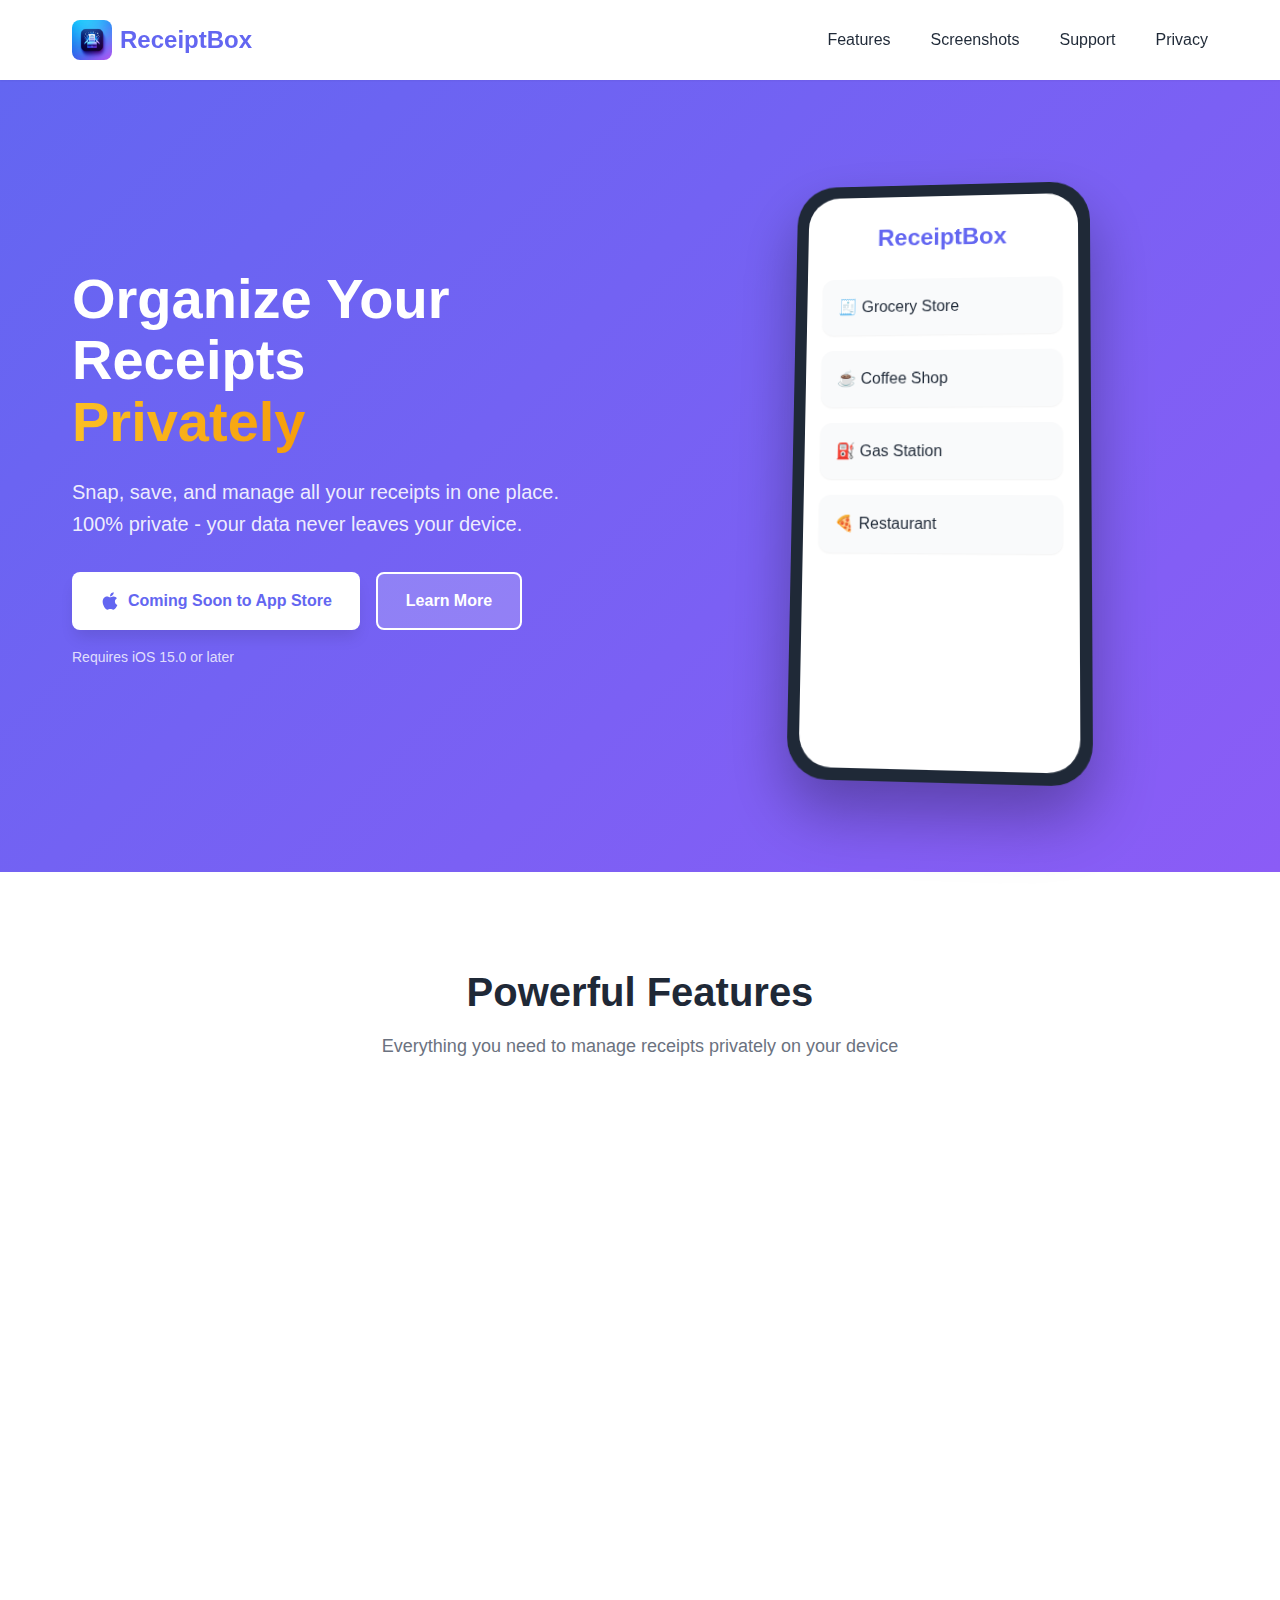
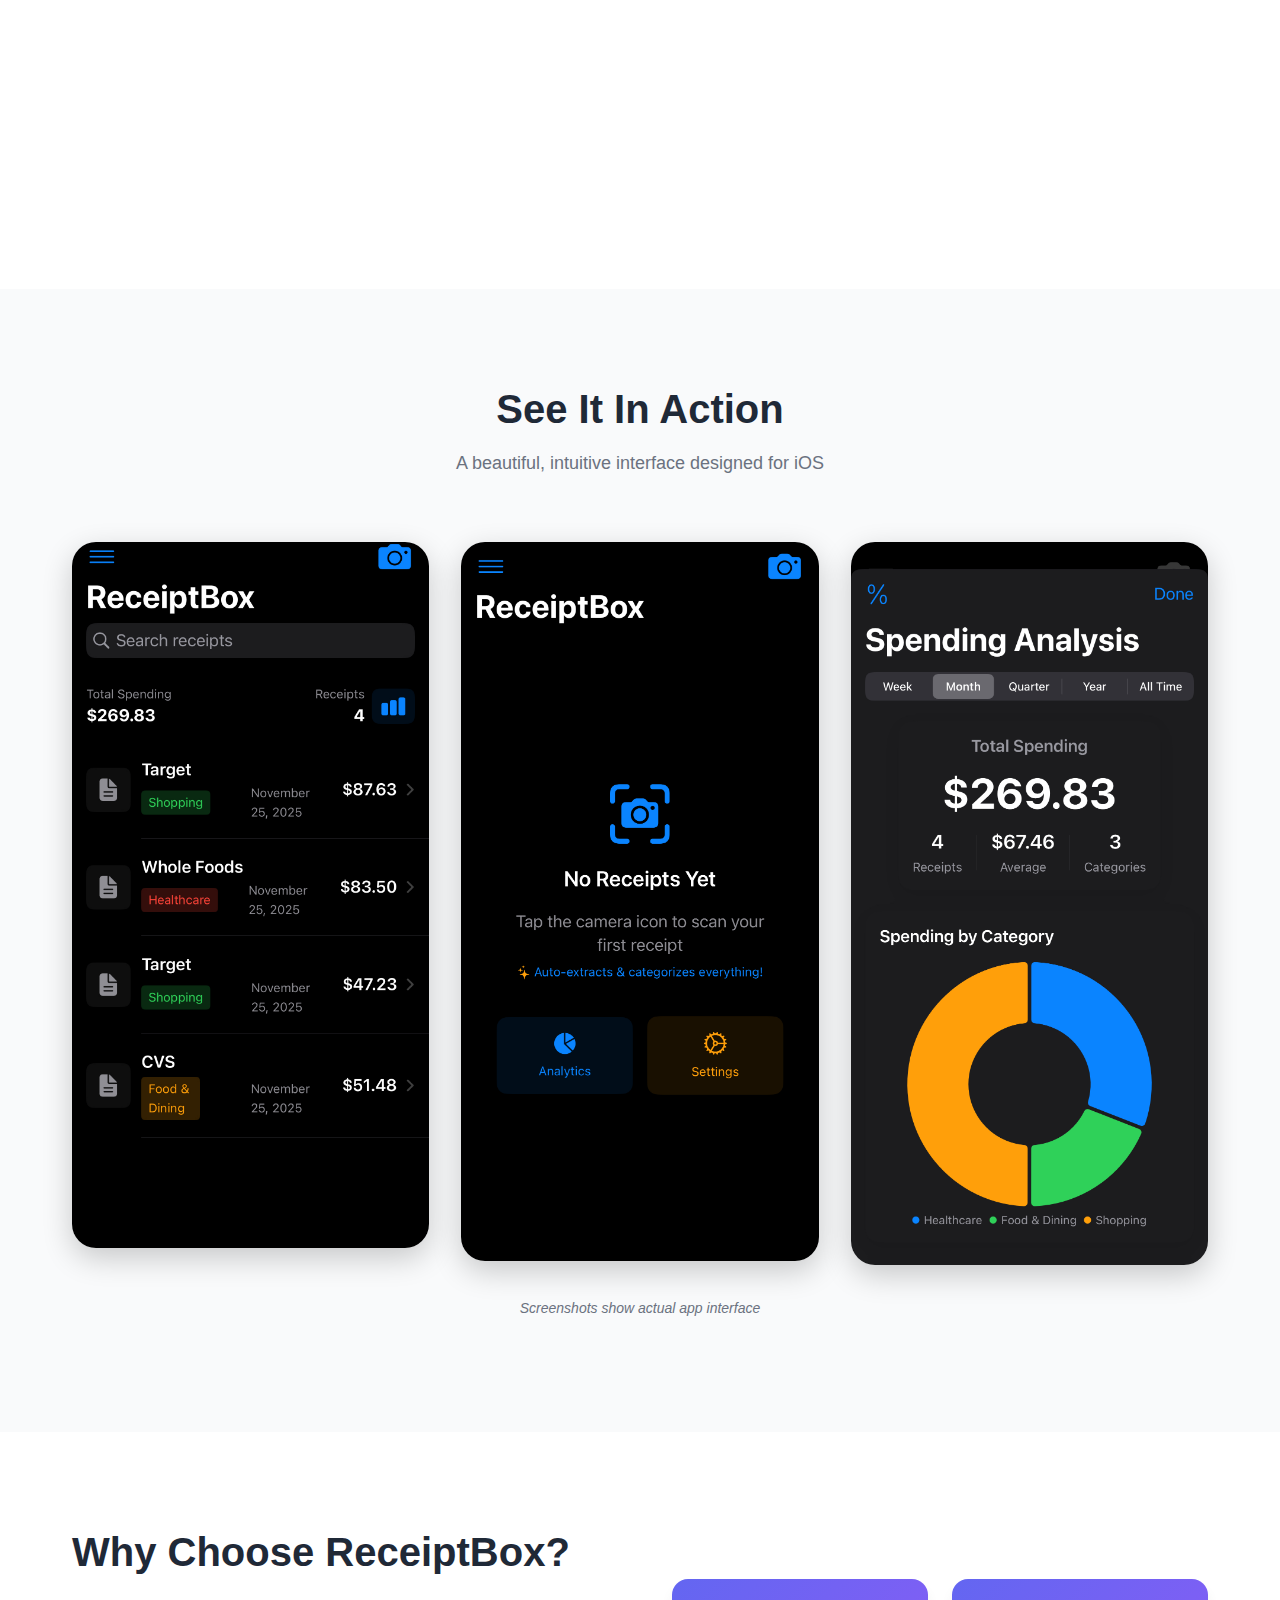
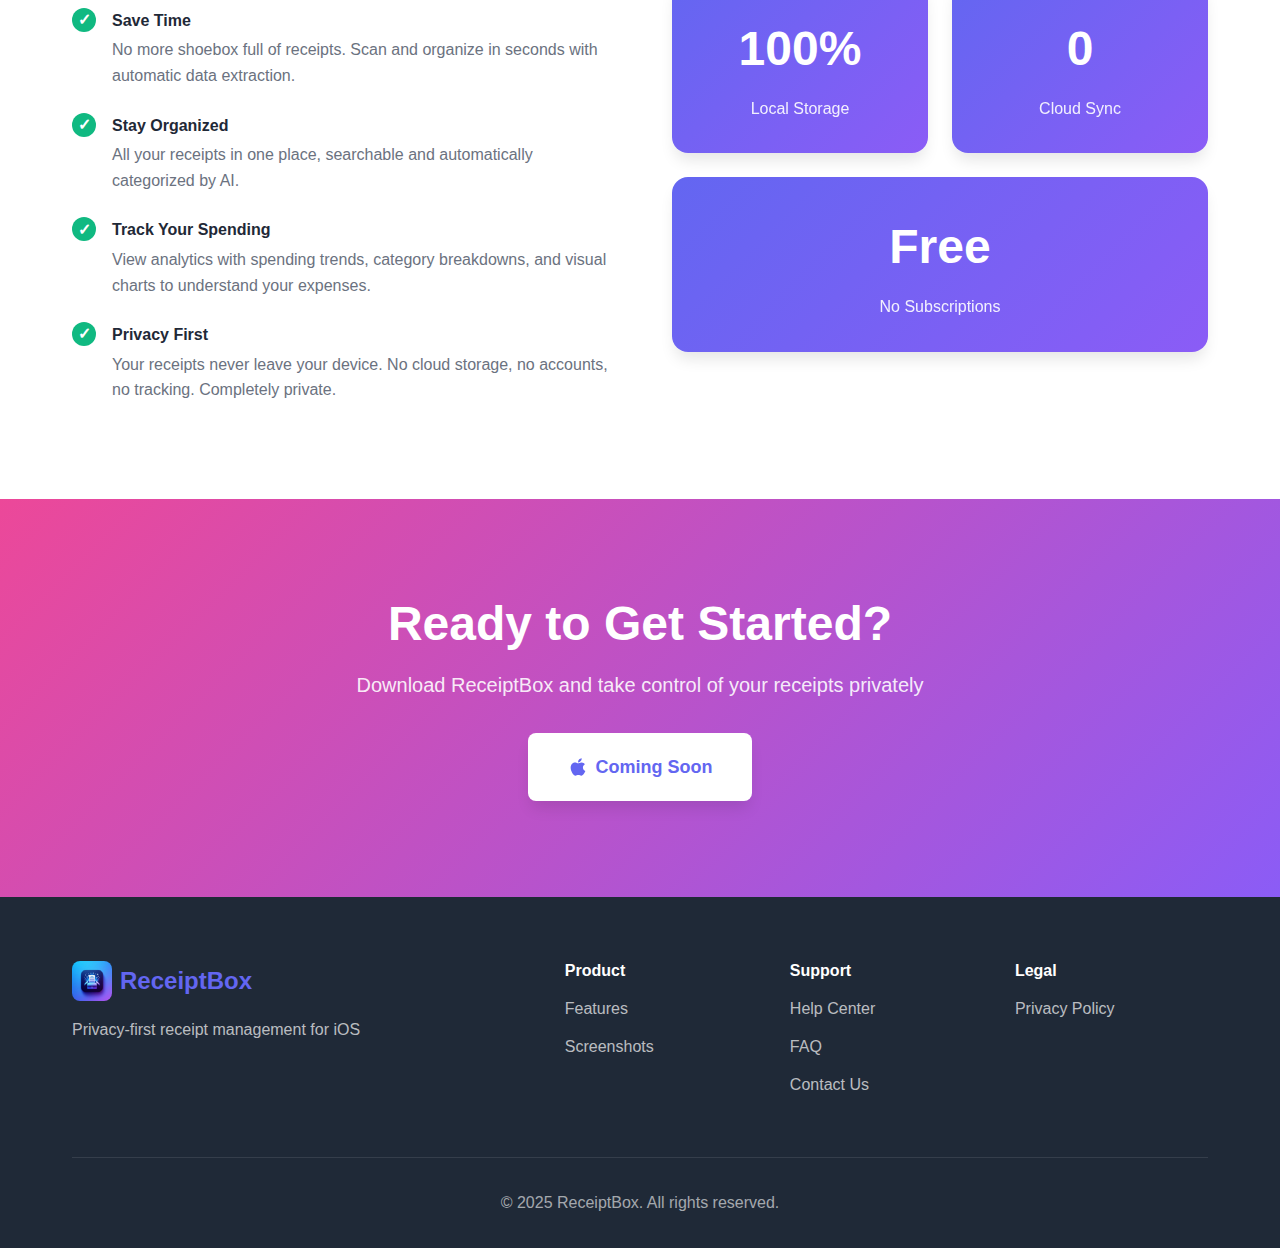
<file: index.html>
<!DOCTYPE html>
<html lang="en">
<head>
    <meta charset="UTF-8">
    <meta name="viewport" content="width=device-width, initial-scale=1.0">
    <meta name="description" content="ReceiptBox - Privacy-first receipt management and expense tracking for iOS. Scan, organize, and track your receipts locally on your device.">
    <meta name="keywords" content="receipt scanner, expense tracking, receipt management, iOS app, privacy, local storage">
    <title>ReceiptBox - Privacy-First Receipt Management for iOS</title>
    <link rel="stylesheet" href="css/style.css">
</head>
<body>
    <!-- Navigation -->
    <header>
        <nav class="container">
            <div class="logo">
                <img src="images/appicon_512.png" alt="ReceiptBox" class="logo-icon" style="width: 40px; height: 40px; border-radius: 8px;">
                <span class="logo-text">ReceiptBox</span>
            </div>
            <ul class="nav-links">
                <li><a href="#features">Features</a></li>
                <li><a href="#screenshots">Screenshots</a></li>
                <li><a href="support.html">Support</a></li>
                <li><a href="privacy.html">Privacy</a></li>
            </ul>
        </nav>
    </header>

    <!-- Hero Section -->
    <section class="hero">
        <div class="container">
            <div class="hero-content">
                <div class="hero-text">
                    <h1>Organize Your Receipts<br><span class="highlight">Privately</span></h1>
                    <p class="hero-description">Snap, save, and manage all your receipts in one place. 100% private - your data never leaves your device.</p>
                    <div class="cta-buttons">
                        <a href="#" class="btn btn-primary">
                            <svg class="app-store-icon" viewBox="0 0 384 512" xmlns="http://www.w3.org/2000/svg">
                                <path d="M318.7 268.7c-.2-36.7 16.4-64.4 50-84.8-18.8-26.9-47.2-41.7-84.7-44.6-35.5-2.8-74.3 20.7-88.5 20.7-15 0-49.4-19.7-76.4-19.7C63.3 141.2 4 184.8 4 273.5q0 39.3 14.4 81.2c12.8 36.7 59 126.7 107.2 125.2 25.2-.6 43-17.9 75.8-17.9 31.8 0 48.3 17.9 76.4 17.9 48.6-.7 90.4-82.5 102.6-119.3-65.2-30.7-61.7-90-61.7-91.9zm-56.6-164.2c27.3-32.4 24.8-61.9 24-72.5-24.1 1.4-52 16.4-67.9 34.9-17.5 19.8-27.8 44.3-25.6 71.9 26.1 2 49.9-11.4 69.5-34.3z"/>
                            </svg>
                            Coming Soon to App Store
                        </a>
                        <a href="#features" class="btn btn-secondary">Learn More</a>
                    </div>
                    <p class="app-info">Requires iOS 15.0 or later</p>
                </div>
                <div class="hero-image">
                    <div class="phone-mockup">
                        <div class="phone-frame">
                            <div class="phone-screen">
                                <div class="mock-app">
                                    <div class="mock-header">ReceiptBox</div>
                                    <div class="mock-receipt">
                                        <div class="receipt-item">🧾 Grocery Store</div>
                                        <div class="receipt-item">☕ Coffee Shop</div>
                                        <div class="receipt-item">⛽ Gas Station</div>
                                        <div class="receipt-item">🍕 Restaurant</div>
                                    </div>
                                </div>
                            </div>
                        </div>
                    </div>
                </div>
            </div>
        </div>
    </section>

    <!-- Features Section -->
    <section id="features" class="features">
        <div class="container">
            <h2 class="section-title">Powerful Features</h2>
            <p class="section-subtitle">Everything you need to manage receipts privately on your device</p>
            
            <div class="feature-grid">
                <div class="feature-card">
                    <div class="feature-icon">📸</div>
                    <h3>Smart Camera Scanning</h3>
                    <p>Capture receipts instantly with your camera. On-device OCR extracts merchant names, dates, and amounts automatically.</p>
                </div>
                
                <div class="feature-card">
                    <div class="feature-icon">🔍</div>
                    <h3>Search & Filter</h3>
                    <p>Find any receipt quickly with search by merchant name, category, or notes. Filter your receipts efficiently.</p>
                </div>
                
                <div class="feature-card">
                    <div class="feature-icon">📊</div>
                    <h3>Analytics Dashboard</h3>
                    <p>Visualize spending patterns with interactive charts and category breakdowns to understand your expenses better.</p>
                </div>
                
                <div class="feature-card">
                    <div class="feature-icon">🔒</div>
                    <h3>100% Private</h3>
                    <p>All data stored locally on your device. No cloud sync, no accounts, no tracking. Your receipts stay yours.</p>
                </div>
                
                <div class="feature-card">
                    <div class="feature-icon">🏷️</div>
                    <h3>AI Categorization</h3>
                    <p>Receipts are automatically categorized into Food & Dining, Transportation, Shopping, and more using on-device intelligence.</p>
                </div>
                
                <div class="feature-card">
                    <div class="feature-icon">📤</div>
                    <h3>Share Receipts</h3>
                    <p>Share receipt images via email, messages, WhatsApp, or any app. Perfect for expense reports and reimbursements.</p>
                </div>
            </div>
        </div>
    </section>

    <!-- Screenshots Section -->
    <section id="screenshots" class="screenshots">
        <div class="container">
            <h2 class="section-title">See It In Action</h2>
            <p class="section-subtitle">A beautiful, intuitive interface designed for iOS</p>
            
            <div class="screenshot-gallery">
                <img src="images/app_dashboard.jpg" alt="Main Dashboard" style="width: 100%; border-radius: 1.5rem; box-shadow: 0 10px 30px rgba(0,0,0,0.2);">
                <img src="images/app_landing.jpg" alt="Scan Receipt" style="width: 100%; border-radius: 1.5rem; box-shadow: 0 10px 30px rgba(0,0,0,0.2);">
                <img src="images/app_analytics1.jpg" alt="Analytics" style="width: 100%; border-radius: 1.5rem; box-shadow: 0 10px 30px rgba(0,0,0,0.2);">
            </div>
            
            <p class="screenshot-note">Screenshots show actual app interface</p>
        </div>
    </section>

    <!-- Benefits Section -->
    <section class="benefits">
        <div class="container">
            <div class="benefits-content">
                <div class="benefits-text">
                    <h2>Why Choose ReceiptBox?</h2>
                    <ul class="benefits-list">
                        <li>
                            <span class="check-icon">✓</span>
                            <div>
                                <strong>Save Time</strong>
                                <p>No more shoebox full of receipts. Scan and organize in seconds with automatic data extraction.</p>
                            </div>
                        </li>
                        <li>
                            <span class="check-icon">✓</span>
                            <div>
                                <strong>Stay Organized</strong>
                                <p>All your receipts in one place, searchable and automatically categorized by AI.</p>
                            </div>
                        </li>
                        <li>
                            <span class="check-icon">✓</span>
                            <div>
                                <strong>Track Your Spending</strong>
                                <p>View analytics with spending trends, category breakdowns, and visual charts to understand your expenses.</p>
                            </div>
                        </li>
                        <li>
                            <span class="check-icon">✓</span>
                            <div>
                                <strong>Privacy First</strong>
                                <p>Your receipts never leave your device. No cloud storage, no accounts, no tracking. Completely private.</p>
                            </div>
                        </li>
                    </ul>
                </div>
                <div class="benefits-visual">
                    <div class="stat-card">
                        <div class="stat-number">100%</div>
                        <div class="stat-label">Local Storage</div>
                    </div>
                    <div class="stat-card">
                        <div class="stat-number">0</div>
                        <div class="stat-label">Cloud Sync</div>
                    </div>
                    <div class="stat-card">
                        <div class="stat-number">Free</div>
                        <div class="stat-label">No Subscriptions</div>
                    </div>
                </div>
            </div>
        </div>
    </section>

    <!-- CTA Section -->
    <section class="cta-section">
        <div class="container">
            <h2>Ready to Get Started?</h2>
            <p>Download ReceiptBox and take control of your receipts privately</p>
            <a href="#" class="btn btn-primary btn-large">
                <svg class="app-store-icon" viewBox="0 0 384 512" xmlns="http://www.w3.org/2000/svg">
                    <path d="M318.7 268.7c-.2-36.7 16.4-64.4 50-84.8-18.8-26.9-47.2-41.7-84.7-44.6-35.5-2.8-74.3 20.7-88.5 20.7-15 0-49.4-19.7-76.4-19.7C63.3 141.2 4 184.8 4 273.5q0 39.3 14.4 81.2c12.8 36.7 59 126.7 107.2 125.2 25.2-.6 43-17.9 75.8-17.9 31.8 0 48.3 17.9 76.4 17.9 48.6-.7 90.4-82.5 102.6-119.3-65.2-30.7-61.7-90-61.7-91.9zm-56.6-164.2c27.3-32.4 24.8-61.9 24-72.5-24.1 1.4-52 16.4-67.9 34.9-17.5 19.8-27.8 44.3-25.6 71.9 26.1 2 49.9-11.4 69.5-34.3z"/>
                </svg>
                Coming Soon
            </a>
        </div>
    </section>

    <!-- Footer -->
    <footer>
        <div class="container">
            <div class="footer-content">
                <div class="footer-brand">
                    <div class="logo">
                        <img src="images/appicon_512.png" alt="ReceiptBox" class="logo-icon" style="width: 40px; height: 40px; border-radius: 8px;">
                        <span class="logo-text">ReceiptBox</span>
                    </div>
                    <p>Privacy-first receipt management for iOS</p>
                </div>
                <div class="footer-links">
                    <div class="footer-column">
                        <h4>Product</h4>
                        <ul>
                            <li><a href="#features">Features</a></li>
                            <li><a href="#screenshots">Screenshots</a></li>
                        </ul>
                    </div>
                    <div class="footer-column">
                        <h4>Support</h4>
                        <ul>
                            <li><a href="support.html">Help Center</a></li>
                            <li><a href="support.html#faq">FAQ</a></li>
                            <li><a href="support.html#contact">Contact Us</a></li>
                        </ul>
                    </div>
                    <div class="footer-column">
                        <h4>Legal</h4>
                        <ul>
                            <li><a href="privacy.html">Privacy Policy</a></li>
                        </ul>
                    </div>
                </div>
            </div>
            <div class="footer-bottom">
                <p>&copy; 2025 ReceiptBox. All rights reserved.</p>
            </div>
        </div>
    </footer>

    <script src="js/main.js"></script>
</body>
</html>
</file>
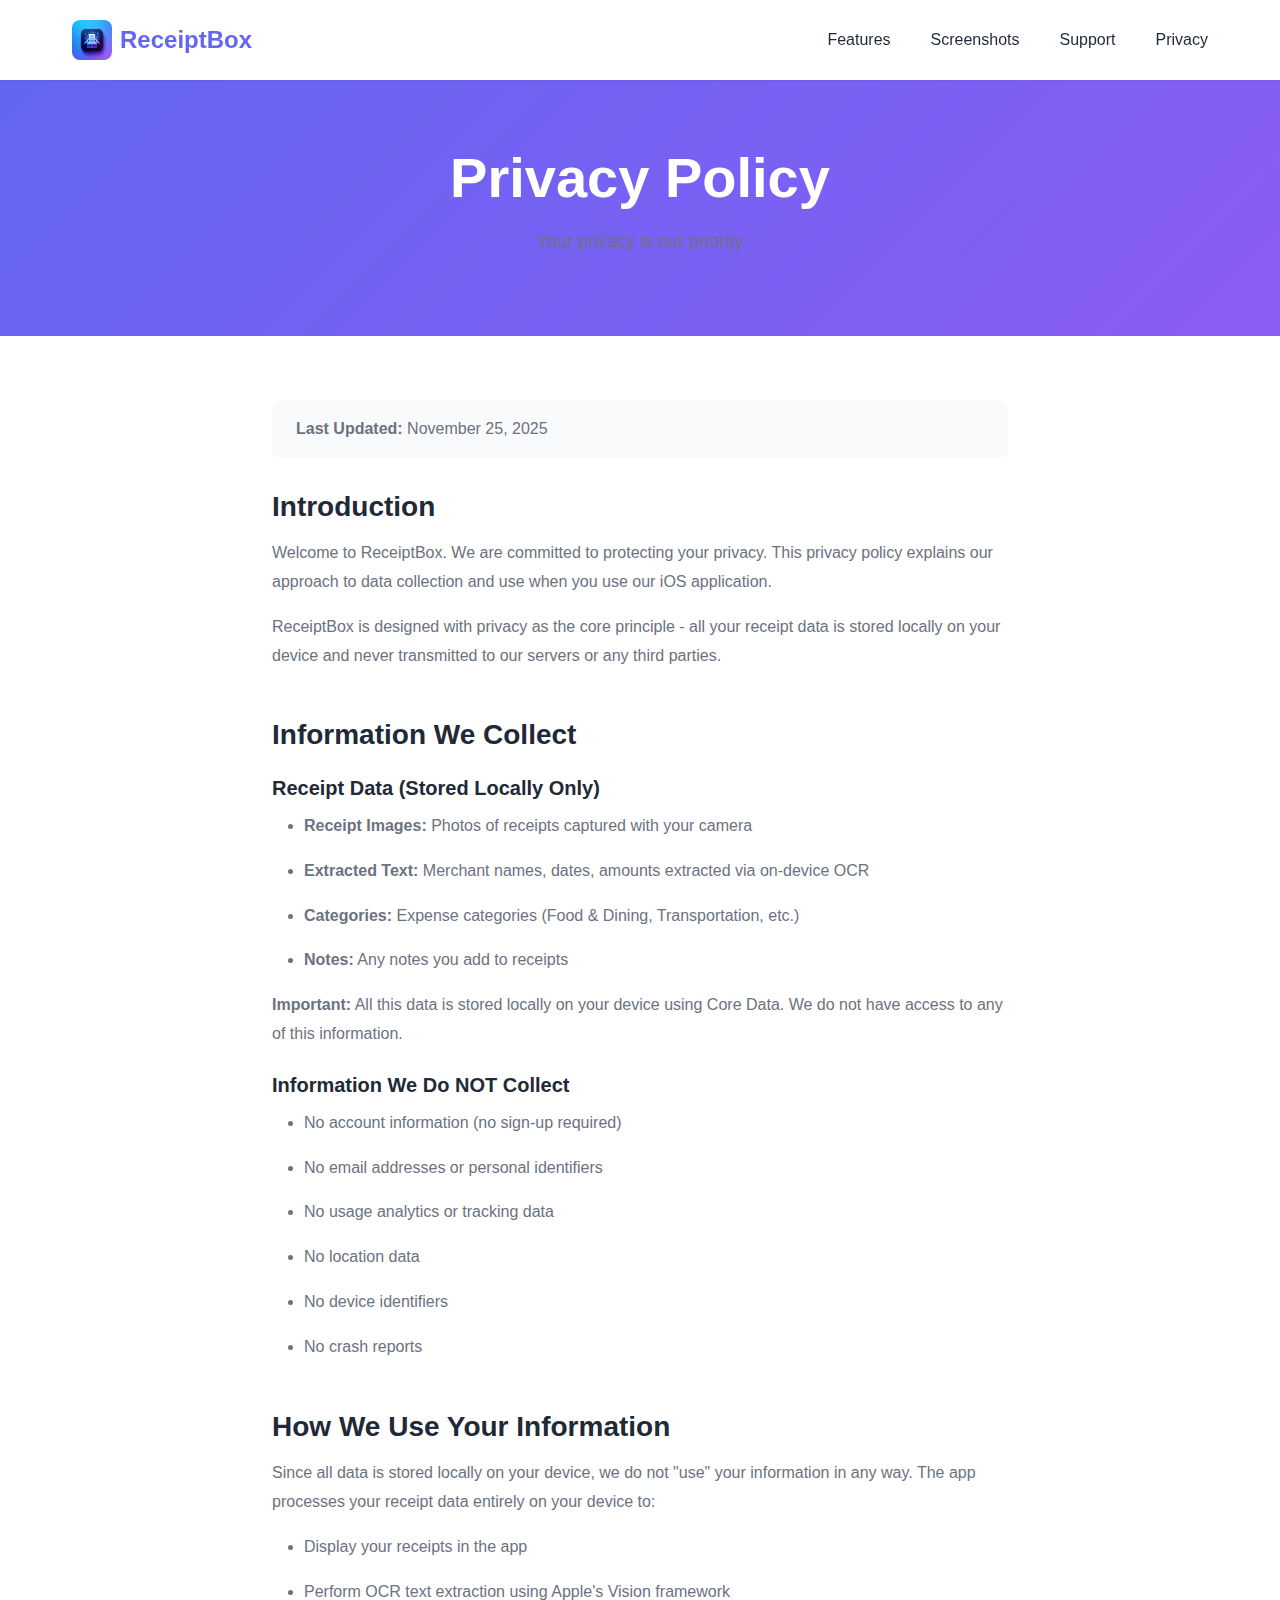
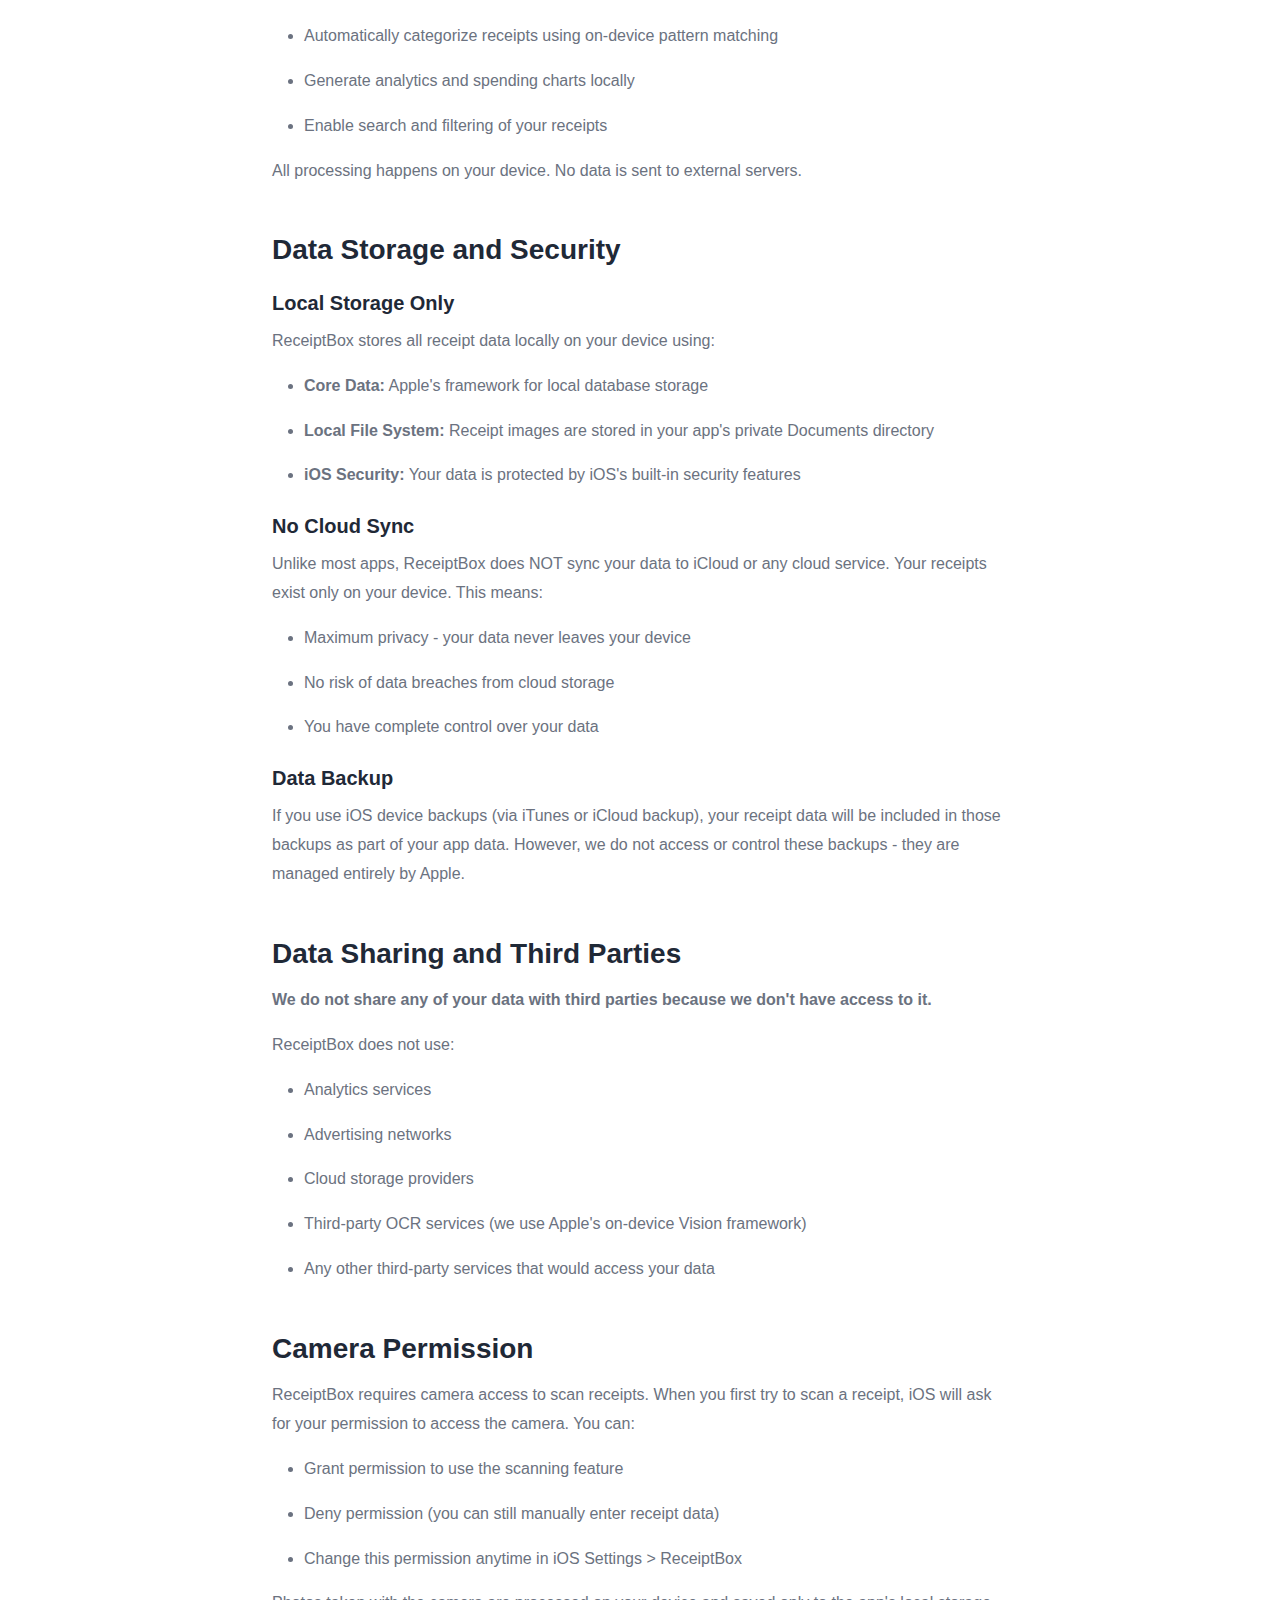
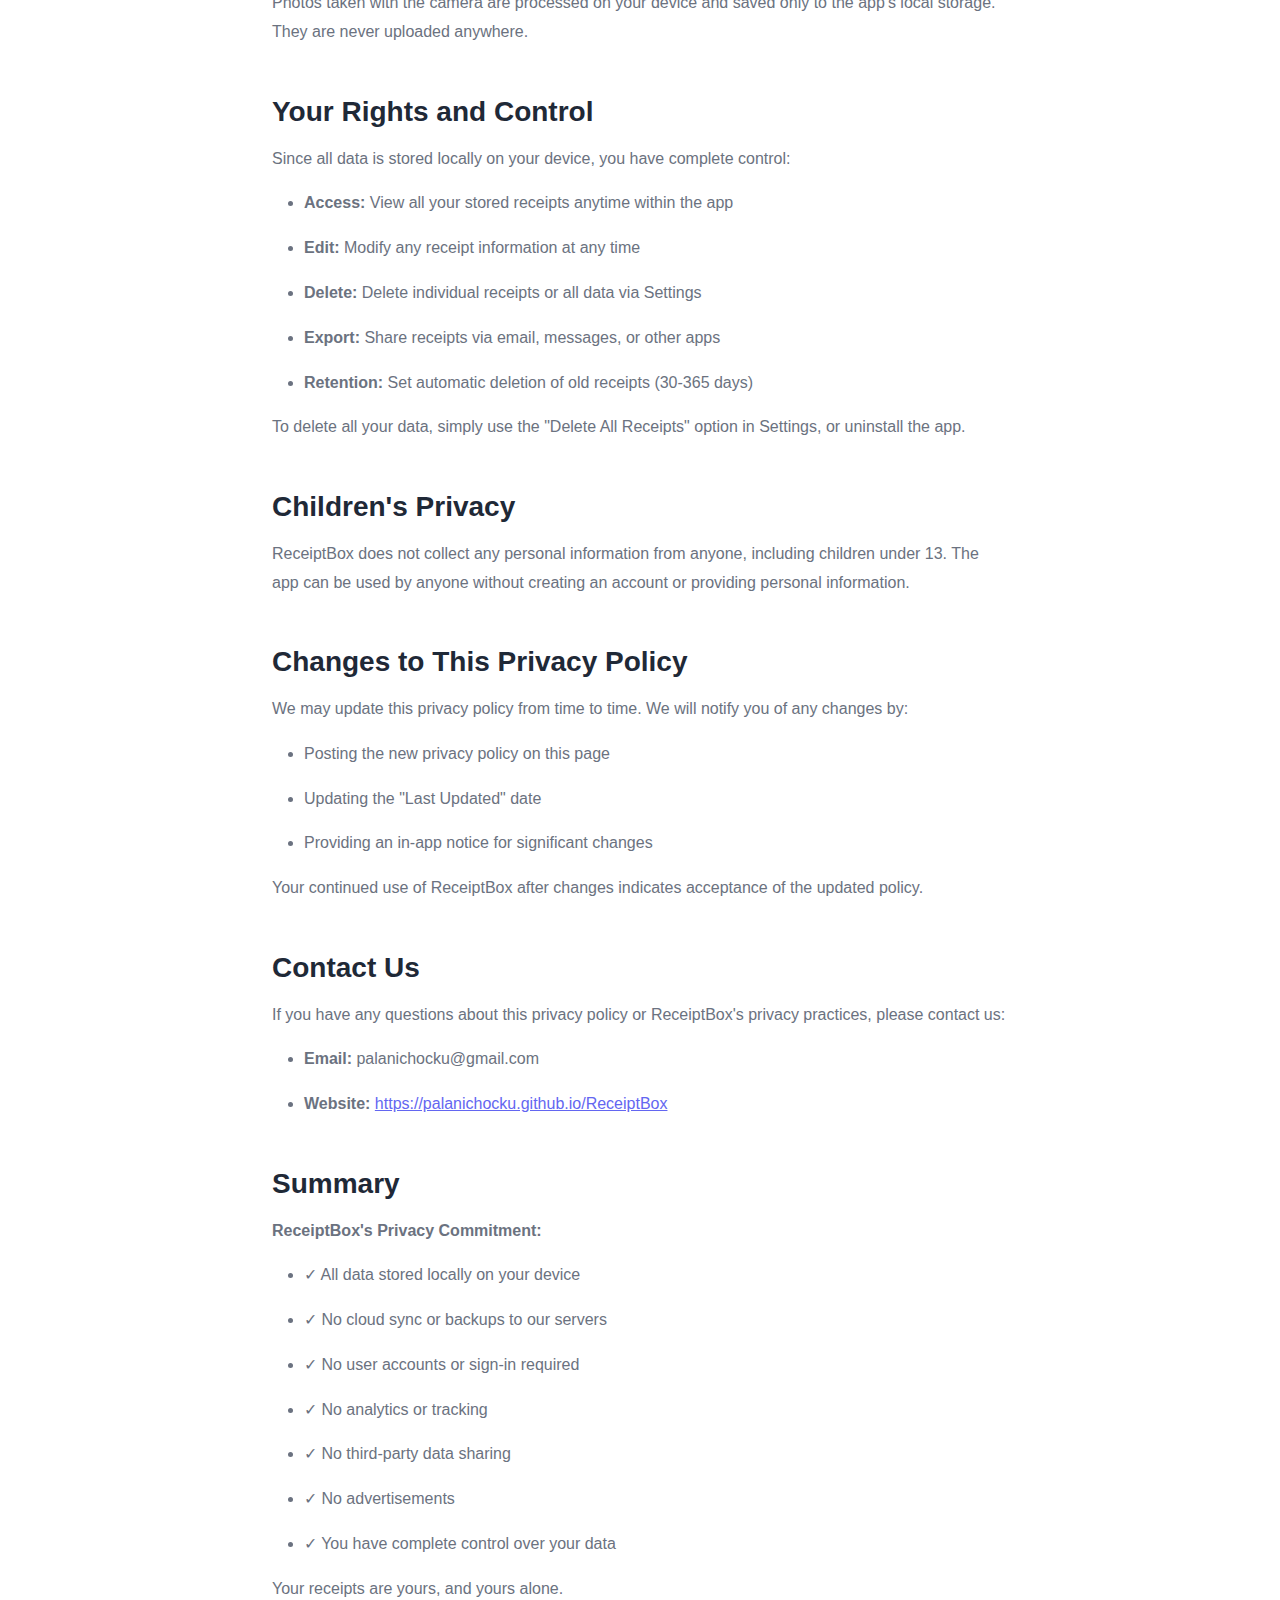
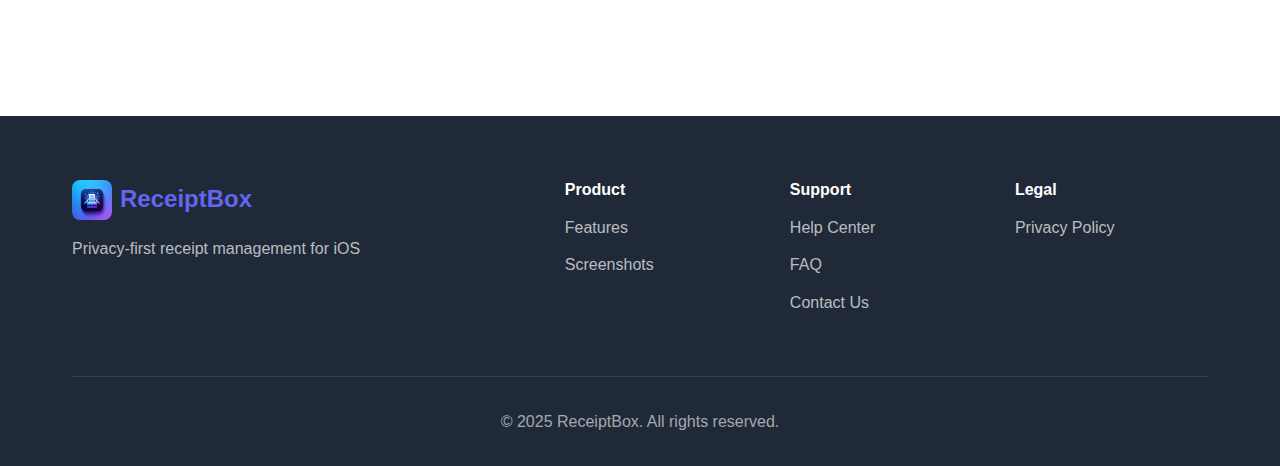
<file: privacy.html>
<!DOCTYPE html>
<html lang="en">
<head>
    <meta charset="UTF-8">
    <meta name="viewport" content="width=device-width, initial-scale=1.0">
    <meta name="description" content="ReceiptBox Privacy Policy - Your data stays on your device">
    <title>Privacy Policy - ReceiptBox</title>
    <link rel="stylesheet" href="css/style.css">
    <style>
        .privacy-hero {
            background: var(--gradient-1);
            color: white;
            padding: 4rem 0;
            text-align: center;
        }

        .privacy-content {
            padding: 4rem 0;
            max-width: 800px;
            margin: 0 auto;
        }

        .privacy-section {
            margin-bottom: 3rem;
        }

        .privacy-section h2 {
            color: var(--text-dark);
            margin-bottom: 1rem;
            font-size: 1.75rem;
        }

        .privacy-section h3 {
            color: var(--text-dark);
            margin-top: 1.5rem;
            margin-bottom: 0.75rem;
            font-size: 1.25rem;
        }

        .privacy-section p, .privacy-section li {
            color: var(--text-light);
            line-height: 1.8;
            margin-bottom: 1rem;
        }

        .privacy-section ul {
            margin-left: 2rem;
            margin-bottom: 1rem;
        }

        .last-updated {
            background: var(--background-alt);
            padding: 1rem 1.5rem;
            border-radius: 0.5rem;
            margin-bottom: 2rem;
            color: var(--text-light);
        }
    </style>
</head>
<body>
    <!-- Navigation -->
    <header>
        <nav class="container">
            <div class="logo">
                <a href="index.html" style="display: flex; align-items: center; gap: 0.5rem; text-decoration: none; color: inherit;">
                    <img src="images/appicon_512.png" alt="ReceiptBox" class="logo-icon" style="width: 40px; height: 40px; border-radius: 8px;">
                    <span class="logo-text">ReceiptBox</span>
                </a>
            </div>
            <ul class="nav-links">
                <li><a href="index.html#features">Features</a></li>
                <li><a href="index.html#screenshots">Screenshots</a></li>
                <li><a href="support.html">Support</a></li>
                <li><a href="privacy.html">Privacy</a></li>
            </ul>
        </nav>
    </header>

    <!-- Hero Section -->
    <section class="privacy-hero">
        <div class="container">
            <h1>Privacy Policy</h1>
            <p style="font-size: 1.125rem; margin-top: 1rem;">Your privacy is our priority</p>
        </div>
    </section>

    <!-- Privacy Content -->
    <section class="privacy-content">
        <div class="container">
            <div class="last-updated">
                <strong>Last Updated:</strong> November 25, 2025
            </div>

            <div class="privacy-section">
                <h2>Introduction</h2>
                <p>Welcome to ReceiptBox. We are committed to protecting your privacy. This privacy policy explains our approach to data collection and use when you use our iOS application.</p>
                <p>ReceiptBox is designed with privacy as the core principle - all your receipt data is stored locally on your device and never transmitted to our servers or any third parties.</p>
            </div>

            <div class="privacy-section">
                <h2>Information We Collect</h2>
                
                <h3>Receipt Data (Stored Locally Only)</h3>
                <ul>
                    <li><strong>Receipt Images:</strong> Photos of receipts captured with your camera</li>
                    <li><strong>Extracted Text:</strong> Merchant names, dates, amounts extracted via on-device OCR</li>
                    <li><strong>Categories:</strong> Expense categories (Food & Dining, Transportation, etc.)</li>
                    <li><strong>Notes:</strong> Any notes you add to receipts</li>
                </ul>
                <p><strong>Important:</strong> All this data is stored locally on your device using Core Data. We do not have access to any of this information.</p>

                <h3>Information We Do NOT Collect</h3>
                <ul>
                    <li>No account information (no sign-up required)</li>
                    <li>No email addresses or personal identifiers</li>
                    <li>No usage analytics or tracking data</li>
                    <li>No location data</li>
                    <li>No device identifiers</li>
                    <li>No crash reports</li>
                </ul>
            </div>

            <div class="privacy-section">
                <h2>How We Use Your Information</h2>
                <p>Since all data is stored locally on your device, we do not "use" your information in any way. The app processes your receipt data entirely on your device to:</p>
                <ul>
                    <li>Display your receipts in the app</li>
                    <li>Perform OCR text extraction using Apple's Vision framework</li>
                    <li>Automatically categorize receipts using on-device pattern matching</li>
                    <li>Generate analytics and spending charts locally</li>
                    <li>Enable search and filtering of your receipts</li>
                </ul>
                <p>All processing happens on your device. No data is sent to external servers.</p>
            </div>

            <div class="privacy-section">
                <h2>Data Storage and Security</h2>
                
                <h3>Local Storage Only</h3>
                <p>ReceiptBox stores all receipt data locally on your device using:</p>
                <ul>
                    <li><strong>Core Data:</strong> Apple's framework for local database storage</li>
                    <li><strong>Local File System:</strong> Receipt images are stored in your app's private Documents directory</li>
                    <li><strong>iOS Security:</strong> Your data is protected by iOS's built-in security features</li>
                </ul>

                <h3>No Cloud Sync</h3>
                <p>Unlike most apps, ReceiptBox does NOT sync your data to iCloud or any cloud service. Your receipts exist only on your device. This means:</p>
                <ul>
                    <li>Maximum privacy - your data never leaves your device</li>
                    <li>No risk of data breaches from cloud storage</li>
                    <li>You have complete control over your data</li>
                </ul>

                <h3>Data Backup</h3>
                <p>If you use iOS device backups (via iTunes or iCloud backup), your receipt data will be included in those backups as part of your app data. However, we do not access or control these backups - they are managed entirely by Apple.</p>
            </div>

            <div class="privacy-section">
                <h2>Data Sharing and Third Parties</h2>
                <p><strong>We do not share any of your data with third parties because we don't have access to it.</strong></p>
                
                <p>ReceiptBox does not use:</p>
                <ul>
                    <li>Analytics services</li>
                    <li>Advertising networks</li>
                    <li>Cloud storage providers</li>
                    <li>Third-party OCR services (we use Apple's on-device Vision framework)</li>
                    <li>Any other third-party services that would access your data</li>
                </ul>
            </div>

            <div class="privacy-section">
                <h2>Camera Permission</h2>
                <p>ReceiptBox requires camera access to scan receipts. When you first try to scan a receipt, iOS will ask for your permission to access the camera. You can:</p>
                <ul>
                    <li>Grant permission to use the scanning feature</li>
                    <li>Deny permission (you can still manually enter receipt data)</li>
                    <li>Change this permission anytime in iOS Settings > ReceiptBox</li>
                </ul>
                <p>Photos taken with the camera are processed on your device and saved only to the app's local storage. They are never uploaded anywhere.</p>
            </div>

            <div class="privacy-section">
                <h2>Your Rights and Control</h2>
                <p>Since all data is stored locally on your device, you have complete control:</p>
                <ul>
                    <li><strong>Access:</strong> View all your stored receipts anytime within the app</li>
                    <li><strong>Edit:</strong> Modify any receipt information at any time</li>
                    <li><strong>Delete:</strong> Delete individual receipts or all data via Settings</li>
                    <li><strong>Export:</strong> Share receipts via email, messages, or other apps</li>
                    <li><strong>Retention:</strong> Set automatic deletion of old receipts (30-365 days)</li>
                </ul>
                <p>To delete all your data, simply use the "Delete All Receipts" option in Settings, or uninstall the app.</p>
            </div>

            <div class="privacy-section">
                <h2>Children's Privacy</h2>
                <p>ReceiptBox does not collect any personal information from anyone, including children under 13. The app can be used by anyone without creating an account or providing personal information.</p>
            </div>

            <div class="privacy-section">
                <h2>Changes to This Privacy Policy</h2>
                <p>We may update this privacy policy from time to time. We will notify you of any changes by:</p>
                <ul>
                    <li>Posting the new privacy policy on this page</li>
                    <li>Updating the "Last Updated" date</li>
                    <li>Providing an in-app notice for significant changes</li>
                </ul>
                <p>Your continued use of ReceiptBox after changes indicates acceptance of the updated policy.</p>
            </div>

            <div class="privacy-section">
                <h2>Contact Us</h2>
                <p>If you have any questions about this privacy policy or ReceiptBox's privacy practices, please contact us:</p>
                <ul>
                    <li><strong>Email:</strong> palanichocku@gmail.com</li>
                    <li><strong>Website:</strong> <a href="https://palanichocku.github.io/ReceiptBox" style="color: var(--primary-color);">https://palanichocku.github.io/ReceiptBox</a></li>
                </ul>
            </div>

            <div class="privacy-section">
                <h2>Summary</h2>
                <p><strong>ReceiptBox's Privacy Commitment:</strong></p>
                <ul>
                    <li>✓ All data stored locally on your device</li>
                    <li>✓ No cloud sync or backups to our servers</li>
                    <li>✓ No user accounts or sign-in required</li>
                    <li>✓ No analytics or tracking</li>
                    <li>✓ No third-party data sharing</li>
                    <li>✓ No advertisements</li>
                    <li>✓ You have complete control over your data</li>
                </ul>
                <p>Your receipts are yours, and yours alone.</p>
            </div>
        </div>
    </section>

    <!-- Footer -->
    <footer>
        <div class="container">
            <div class="footer-content">
                <div class="footer-brand">
                    <div class="logo">
                        <img src="images/appicon_512.png" alt="ReceiptBox" class="logo-icon" style="width: 40px; height: 40px; border-radius: 8px;">
                        <span class="logo-text">ReceiptBox</span>
                    </div>
                    <p>Privacy-first receipt management for iOS</p>
                </div>
                <div class="footer-links">
                    <div class="footer-column">
                        <h4>Product</h4>
                        <ul>
                            <li><a href="index.html#features">Features</a></li>
                            <li><a href="index.html#screenshots">Screenshots</a></li>
                        </ul>
                    </div>
                    <div class="footer-column">
                        <h4>Support</h4>
                        <ul>
                            <li><a href="support.html">Help Center</a></li>
                            <li><a href="support.html#faq">FAQ</a></li>
                            <li><a href="support.html#contact">Contact Us</a></li>
                        </ul>
                    </div>
                    <div class="footer-column">
                        <h4>Legal</h4>
                        <ul>
                            <li><a href="privacy.html">Privacy Policy</a></li>
                        </ul>
                    </div>
                </div>
            </div>
            <div class="footer-bottom">
                <p>&copy; 2025 ReceiptBox. All rights reserved.</p>
            </div>
        </div>
    </footer>

    <script src="js/main.js"></script>
</body>
</html>
</file>
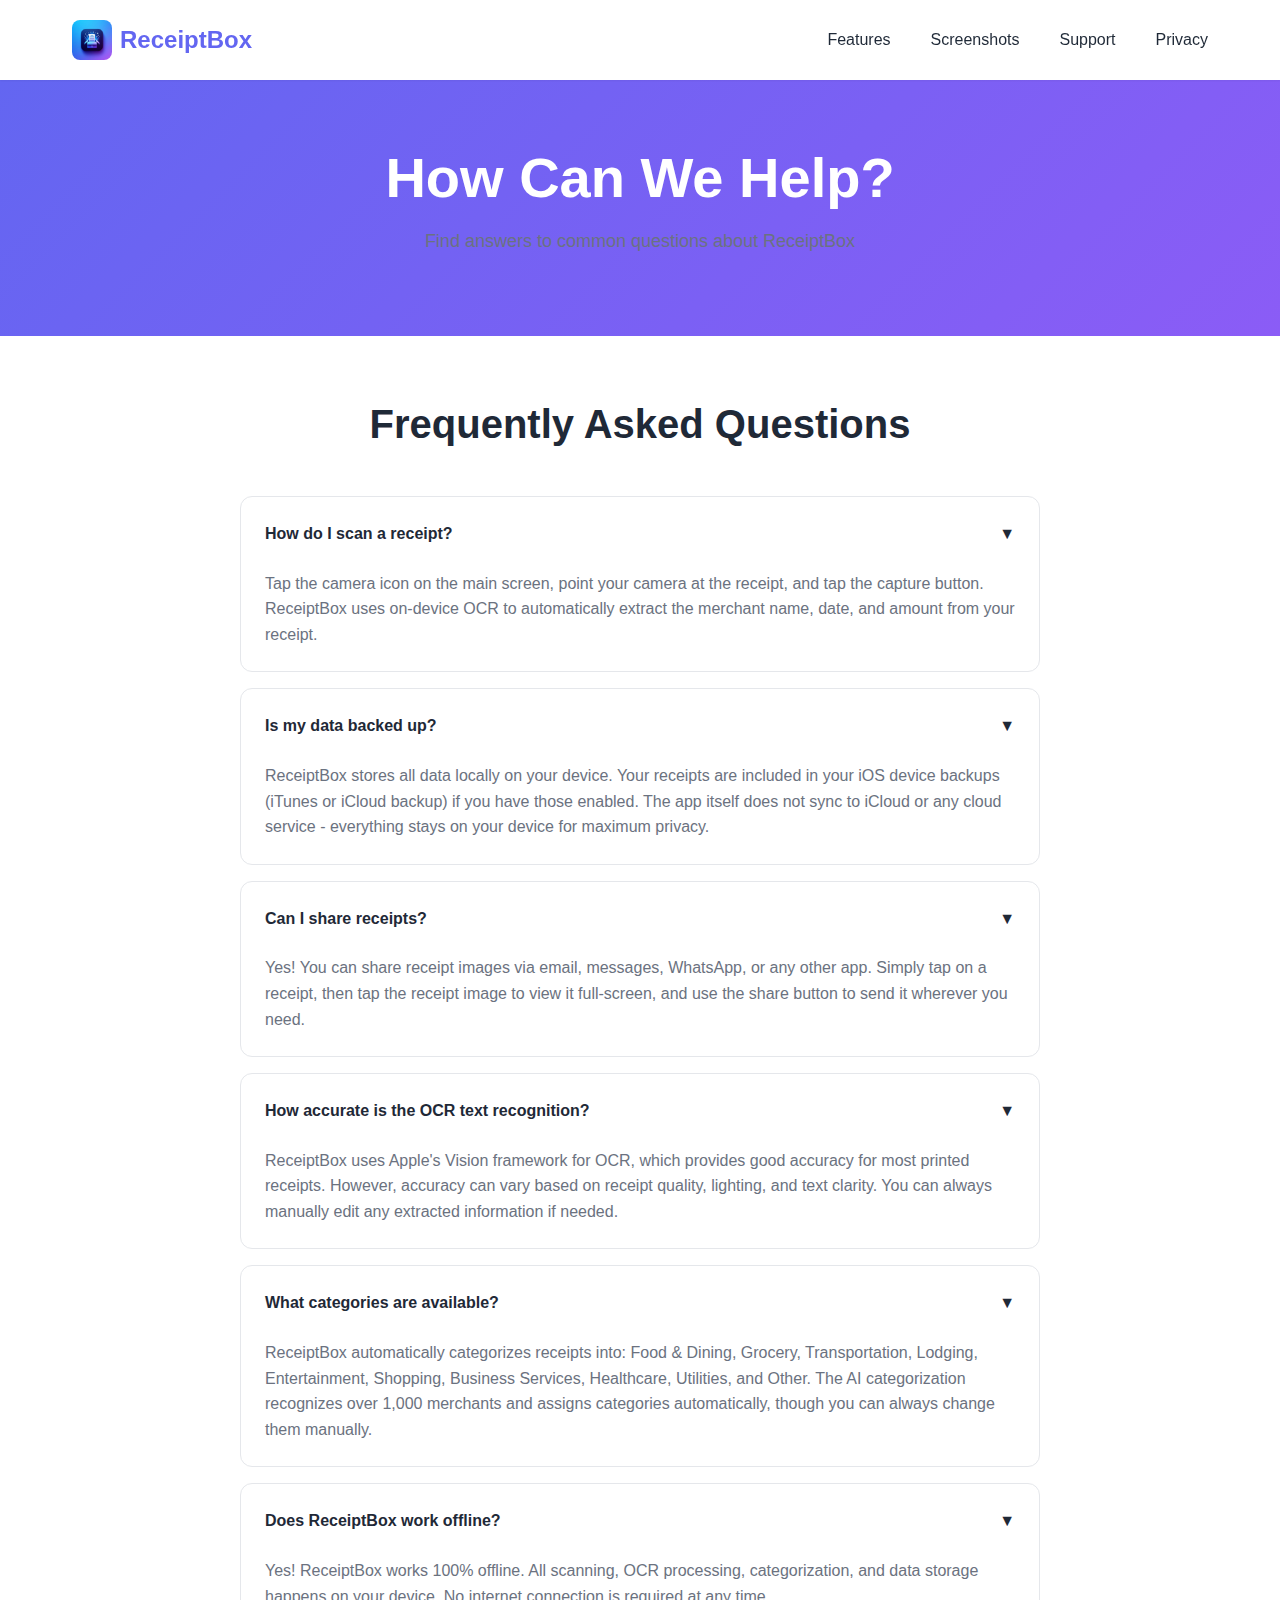
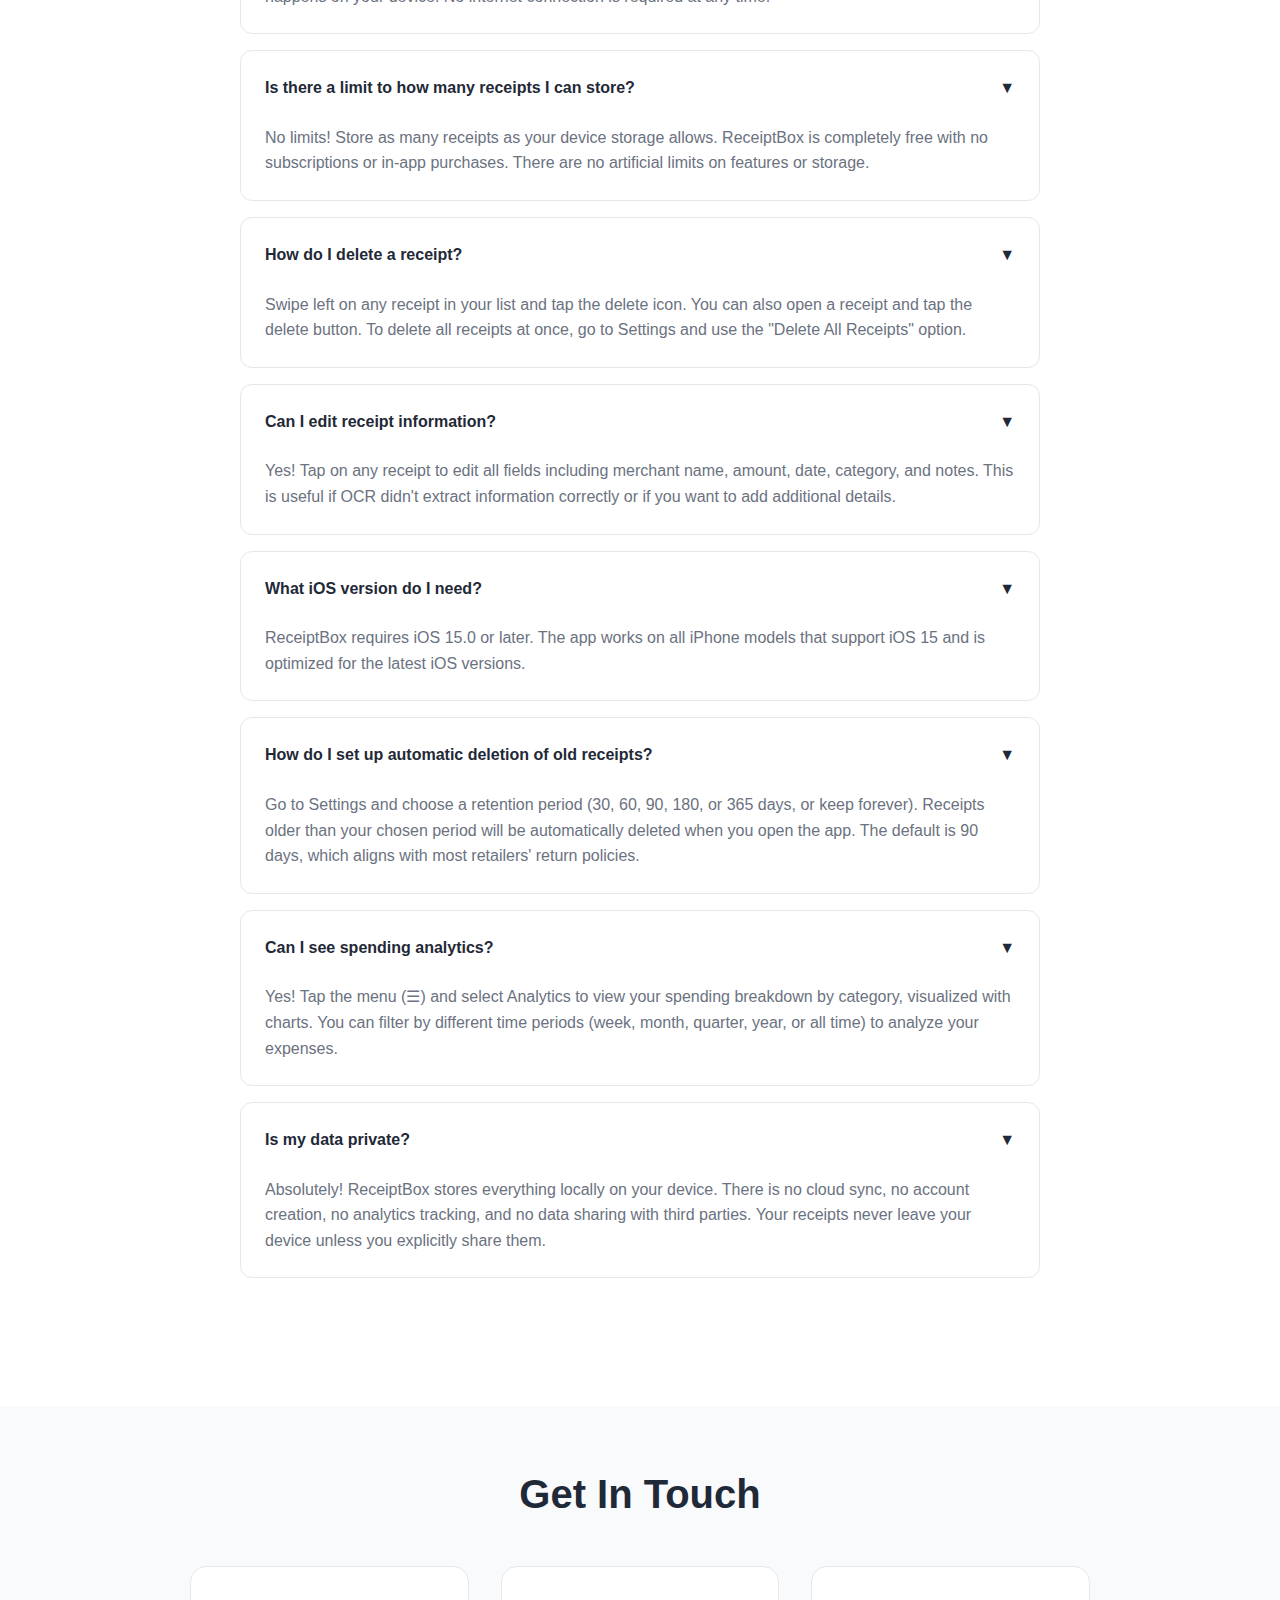
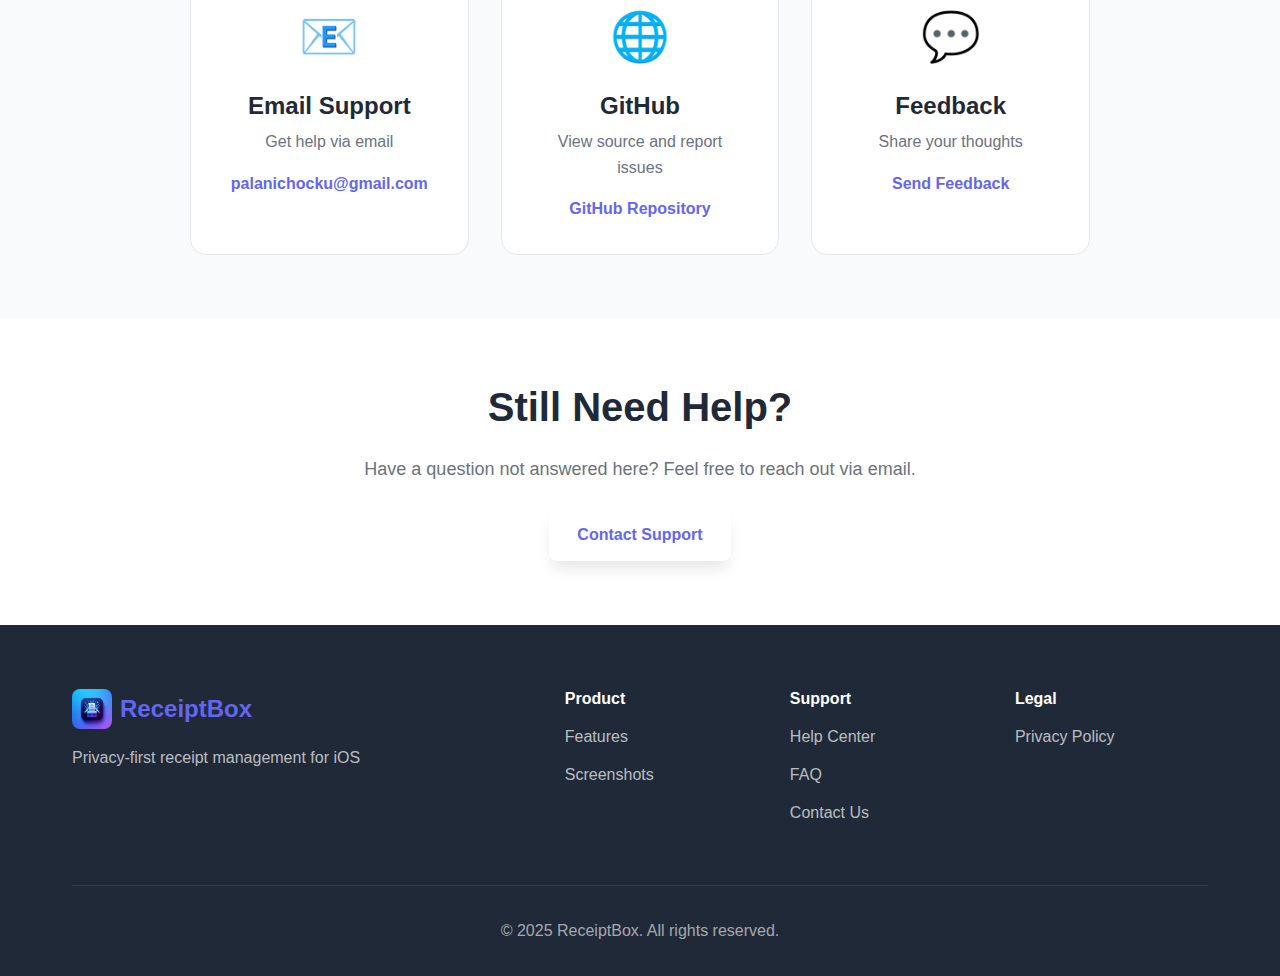
<file: support.html>
<!DOCTYPE html>
<html lang="en">
<head>
    <meta charset="UTF-8">
    <meta name="viewport" content="width=device-width, initial-scale=1.0">
    <meta name="description" content="ReceiptBox Support - Get help with your receipt management app">
    <title>Support - ReceiptBox</title>
    <link rel="stylesheet" href="css/style.css">
    <style>
        .support-hero {
            background: var(--gradient-1);
            color: white;
            padding: 4rem 0;
            text-align: center;
        }

        .support-content {
            padding: 4rem 0;
        }

        .faq-section {
            max-width: 800px;
            margin: 0 auto 4rem;
        }

        .faq-item {
            background: white;
            border: 1px solid var(--border-color);
            border-radius: 0.75rem;
            margin-bottom: 1rem;
            overflow: hidden;
        }

        .faq-question {
            padding: 1.5rem;
            font-weight: 600;
            cursor: pointer;
            display: flex;
            justify-content: space-between;
            align-items: center;
            transition: background 0.3s ease;
        }

        .faq-question:hover {
            background: var(--background-alt);
        }

        .faq-answer {
            padding: 0 1.5rem 1.5rem;
            color: var(--text-light);
            line-height: 1.6;
        }

        .contact-section {
            background: var(--background-alt);
            padding: 4rem 0;
        }

        .contact-grid {
            display: grid;
            grid-template-columns: repeat(auto-fit, minmax(250px, 1fr));
            gap: 2rem;
            max-width: 900px;
            margin: 0 auto;
        }

        .contact-card {
            background: white;
            padding: 2rem;
            border-radius: 1rem;
            text-align: center;
            border: 1px solid var(--border-color);
        }

        .contact-icon {
            font-size: 3rem;
            margin-bottom: 1rem;
        }

        .contact-card h3 {
            margin-bottom: 0.5rem;
        }

        .contact-card a {
            color: var(--primary-color);
            text-decoration: none;
            font-weight: 600;
        }

        .contact-card a:hover {
            text-decoration: underline;
        }
    </style>
</head>
<body>
    <!-- Navigation -->
    <header>
        <nav class="container">
            <div class="logo">
                <a href="index.html" style="display: flex; align-items: center; gap: 0.5rem; text-decoration: none; color: inherit;">
                    <img src="images/appicon_512.png" alt="ReceiptBox" class="logo-icon" style="width: 40px; height: 40px; border-radius: 8px;">
                    <span class="logo-text">ReceiptBox</span>
                </a>
            </div>
            <ul class="nav-links">
                <li><a href="index.html#features">Features</a></li>
                <li><a href="index.html#screenshots">Screenshots</a></li>
                <li><a href="support.html">Support</a></li>
                <li><a href="privacy.html">Privacy</a></li>
            </ul>
        </nav>
    </header>

    <!-- Hero Section -->
    <section class="support-hero">
        <div class="container">
            <h1>How Can We Help?</h1>
            <p style="font-size: 1.125rem; margin-top: 1rem;">Find answers to common questions about ReceiptBox</p>
        </div>
    </section>

    <!-- FAQ Section -->
    <section id="faq" class="support-content">
        <div class="container">
            <div class="faq-section">
                <h2 style="text-align: center; margin-bottom: 3rem;">Frequently Asked Questions</h2>

                <div class="faq-item">
                    <div class="faq-question">
                        <span>How do I scan a receipt?</span>
                        <span>▼</span>
                    </div>
                    <div class="faq-answer">
                        Tap the camera icon on the main screen, point your camera at the receipt, and tap the capture button. ReceiptBox uses on-device OCR to automatically extract the merchant name, date, and amount from your receipt.
                    </div>
                </div>

                <div class="faq-item">
                    <div class="faq-question">
                        <span>Is my data backed up?</span>
                        <span>▼</span>
                    </div>
                    <div class="faq-answer">
                        ReceiptBox stores all data locally on your device. Your receipts are included in your iOS device backups (iTunes or iCloud backup) if you have those enabled. The app itself does not sync to iCloud or any cloud service - everything stays on your device for maximum privacy.
                    </div>
                </div>

                <div class="faq-item">
                    <div class="faq-question">
                        <span>Can I share receipts?</span>
                        <span>▼</span>
                    </div>
                    <div class="faq-answer">
                        Yes! You can share receipt images via email, messages, WhatsApp, or any other app. Simply tap on a receipt, then tap the receipt image to view it full-screen, and use the share button to send it wherever you need.
                    </div>
                </div>

                <div class="faq-item">
                    <div class="faq-question">
                        <span>How accurate is the OCR text recognition?</span>
                        <span>▼</span>
                    </div>
                    <div class="faq-answer">
                        ReceiptBox uses Apple's Vision framework for OCR, which provides good accuracy for most printed receipts. However, accuracy can vary based on receipt quality, lighting, and text clarity. You can always manually edit any extracted information if needed.
                    </div>
                </div>

                <div class="faq-item">
                    <div class="faq-question">
                        <span>What categories are available?</span>
                        <span>▼</span>
                    </div>
                    <div class="faq-answer">
                        ReceiptBox automatically categorizes receipts into: Food & Dining, Grocery, Transportation, Lodging, Entertainment, Shopping, Business Services, Healthcare, Utilities, and Other. The AI categorization recognizes over 1,000 merchants and assigns categories automatically, though you can always change them manually.
                    </div>
                </div>

                <div class="faq-item">
                    <div class="faq-question">
                        <span>Does ReceiptBox work offline?</span>
                        <span>▼</span>
                    </div>
                    <div class="faq-answer">
                        Yes! ReceiptBox works 100% offline. All scanning, OCR processing, categorization, and data storage happens on your device. No internet connection is required at any time.
                    </div>
                </div>

                <div class="faq-item">
                    <div class="faq-question">
                        <span>Is there a limit to how many receipts I can store?</span>
                        <span>▼</span>
                    </div>
                    <div class="faq-answer">
                        No limits! Store as many receipts as your device storage allows. ReceiptBox is completely free with no subscriptions or in-app purchases. There are no artificial limits on features or storage.
                    </div>
                </div>

                <div class="faq-item">
                    <div class="faq-question">
                        <span>How do I delete a receipt?</span>
                        <span>▼</span>
                    </div>
                    <div class="faq-answer">
                        Swipe left on any receipt in your list and tap the delete icon. You can also open a receipt and tap the delete button. To delete all receipts at once, go to Settings and use the "Delete All Receipts" option.
                    </div>
                </div>

                <div class="faq-item">
                    <div class="faq-question">
                        <span>Can I edit receipt information?</span>
                        <span>▼</span>
                    </div>
                    <div class="faq-answer">
                        Yes! Tap on any receipt to edit all fields including merchant name, amount, date, category, and notes. This is useful if OCR didn't extract information correctly or if you want to add additional details.
                    </div>
                </div>

                <div class="faq-item">
                    <div class="faq-question">
                        <span>What iOS version do I need?</span>
                        <span>▼</span>
                    </div>
                    <div class="faq-answer">
                        ReceiptBox requires iOS 15.0 or later. The app works on all iPhone models that support iOS 15 and is optimized for the latest iOS versions.
                    </div>
                </div>

                <div class="faq-item">
                    <div class="faq-question">
                        <span>How do I set up automatic deletion of old receipts?</span>
                        <span>▼</span>
                    </div>
                    <div class="faq-answer">
                        Go to Settings and choose a retention period (30, 60, 90, 180, or 365 days, or keep forever). Receipts older than your chosen period will be automatically deleted when you open the app. The default is 90 days, which aligns with most retailers' return policies.
                    </div>
                </div>

                <div class="faq-item">
                    <div class="faq-question">
                        <span>Can I see spending analytics?</span>
                        <span>▼</span>
                    </div>
                    <div class="faq-answer">
                        Yes! Tap the menu (☰) and select Analytics to view your spending breakdown by category, visualized with charts. You can filter by different time periods (week, month, quarter, year, or all time) to analyze your expenses.
                    </div>
                </div>

                <div class="faq-item">
                    <div class="faq-question">
                        <span>Is my data private?</span>
                        <span>▼</span>
                    </div>
                    <div class="faq-answer">
                        Absolutely! ReceiptBox stores everything locally on your device. There is no cloud sync, no account creation, no analytics tracking, and no data sharing with third parties. Your receipts never leave your device unless you explicitly share them.
                    </div>
                </div>
            </div>
        </div>
    </section>

    <!-- Contact Section -->
    <section id="contact" class="contact-section">
        <div class="container">
            <h2 style="text-align: center; margin-bottom: 3rem;">Get In Touch</h2>
            <div class="contact-grid">
                <div class="contact-card">
                    <div class="contact-icon">📧</div>
                    <h3>Email Support</h3>
                    <p>Get help via email</p>
                    <a href="mailto:palanichocku@gmail.com">palanichocku@gmail.com</a>
                </div>

                <div class="contact-card">
                    <div class="contact-icon">🌐</div>
                    <h3>GitHub</h3>
                    <p>View source and report issues</p>
                    <a href="https://github.com/palanichocku/ReceiptBox">GitHub Repository</a>
                </div>

                <div class="contact-card">
                    <div class="contact-icon">💬</div>
                    <h3>Feedback</h3>
                    <p>Share your thoughts</p>
                    <a href="mailto:palanichocku@gmail.com">Send Feedback</a>
                </div>
            </div>
        </div>
    </section>

    <!-- Additional Help Section -->
    <section class="support-content">
        <div class="container" style="text-align: center; max-width: 700px; margin: 0 auto;">
            <h2>Still Need Help?</h2>
            <p style="font-size: 1.125rem; margin: 1.5rem 0;">Have a question not answered here? Feel free to reach out via email.</p>
            <a href="mailto:palanichocku@gmail.com" class="btn btn-primary">Contact Support</a>
        </div>
    </section>

    <!-- Footer -->
    <footer>
        <div class="container">
            <div class="footer-content">
                <div class="footer-brand">
                    <div class="logo">
                        <img src="images/appicon_512.png" alt="ReceiptBox" class="logo-icon" style="width: 40px; height: 40px; border-radius: 8px;">
                        <span class="logo-text">ReceiptBox</span>
                    </div>
                    <p>Privacy-first receipt management for iOS</p>
                </div>
                <div class="footer-links">
                    <div class="footer-column">
                        <h4>Product</h4>
                        <ul>
                            <li><a href="index.html#features">Features</a></li>
                            <li><a href="index.html#screenshots">Screenshots</a></li>
                        </ul>
                    </div>
                    <div class="footer-column">
                        <h4>Support</h4>
                        <ul>
                            <li><a href="support.html">Help Center</a></li>
                            <li><a href="support.html#faq">FAQ</a></li>
                            <li><a href="support.html#contact">Contact Us</a></li>
                        </ul>
                    </div>
                    <div class="footer-column">
                        <h4>Legal</h4>
                        <ul>
                            <li><a href="privacy.html">Privacy Policy</a></li>
                        </ul>
                    </div>
                </div>
            </div>
            <div class="footer-bottom">
                <p>&copy; 2025 ReceiptBox. All rights reserved.</p>
            </div>
        </div>
    </footer>

    <script src="js/main.js"></script>
</body>
</html>
</file>
<file: css/style.css>
/* Reset and Base Styles */
* {
    margin: 0;
    padding: 0;
    box-sizing: border-box;
}

:root {
    --primary-color: #6366f1;
    --primary-dark: #4f46e5;
    --secondary-color: #8b5cf6;
    --accent-color: #ec4899;
    --text-dark: #1f2937;
    --text-light: #6b7280;
    --background: #ffffff;
    --background-alt: #f9fafb;
    --border-color: #e5e7eb;
    --success-color: #10b981;
    --gradient-1: linear-gradient(135deg, #6366f1 0%, #8b5cf6 100%);
    --gradient-2: linear-gradient(135deg, #ec4899 0%, #8b5cf6 100%);
    --shadow-sm: 0 1px 2px 0 rgba(0, 0, 0, 0.05);
    --shadow-md: 0 4px 6px -1px rgba(0, 0, 0, 0.1);
    --shadow-lg: 0 10px 15px -3px rgba(0, 0, 0, 0.1);
    --shadow-xl: 0 20px 25px -5px rgba(0, 0, 0, 0.1);
}

body {
    font-family: -apple-system, BlinkMacSystemFont, 'Segoe UI', 'Roboto', 'Helvetica', 'Arial', sans-serif;
    line-height: 1.6;
    color: var(--text-dark);
    background: var(--background);
}

.container {
    max-width: 1200px;
    margin: 0 auto;
    padding: 0 2rem;
}

/* Typography */
h1, h2, h3, h4, h5, h6 {
    line-height: 1.2;
    font-weight: 700;
}

h1 {
    font-size: 3.5rem;
    margin-bottom: 1rem;
}

h2 {
    font-size: 2.5rem;
    margin-bottom: 1rem;
}

h3 {
    font-size: 1.5rem;
    margin-bottom: 0.5rem;
}

p {
    margin-bottom: 1rem;
    color: var(--text-light);
}

/* Header and Navigation */
header {
    background: rgba(255, 255, 255, 0.95);
    backdrop-filter: blur(10px);
    padding: 1.25rem 0;
    position: sticky;
    top: 0;
    z-index: 1000;
    box-shadow: var(--shadow-sm);
}

nav {
    display: flex;
    justify-content: space-between;
    align-items: center;
}

.logo {
    display: flex;
    align-items: center;
    gap: 0.5rem;
    font-size: 1.5rem;
    font-weight: 700;
    color: var(--primary-color);
    text-decoration: none;
}

.logo-icon {
    font-size: 2rem;
}

.nav-links {
    display: flex;
    list-style: none;
    gap: 2.5rem;
}

.nav-links a {
    text-decoration: none;
    color: var(--text-dark);
    font-weight: 500;
    transition: color 0.3s ease;
}

.nav-links a:hover {
    color: var(--primary-color);
}

/* Hero Section */
.hero {
    background: var(--gradient-1);
    padding: 6rem 0;
    color: white;
}

.hero-content {
    display: grid;
    grid-template-columns: 1fr 1fr;
    gap: 4rem;
    align-items: center;
}

.hero-text h1 {
    font-size: 3.5rem;
    line-height: 1.1;
    margin-bottom: 1.5rem;
}

.highlight {
    background: linear-gradient(to right, #fbbf24, #f59e0b);
    -webkit-background-clip: text;
    -webkit-text-fill-color: transparent;
    background-clip: text;
}

.hero-description {
    font-size: 1.25rem;
    margin-bottom: 2rem;
    color: rgba(255, 255, 255, 0.9);
}

.cta-buttons {
    display: flex;
    gap: 1rem;
    margin-bottom: 1rem;
}

.btn {
    display: inline-flex;
    align-items: center;
    gap: 0.5rem;
    padding: 0.875rem 1.75rem;
    border-radius: 0.5rem;
    font-weight: 600;
    text-decoration: none;
    transition: all 0.3s ease;
    cursor: pointer;
    border: none;
    font-size: 1rem;
}

.btn-primary {
    background: var(--background);
    color: var(--primary-color);
    box-shadow: var(--shadow-lg);
}

.btn-primary:hover {
    transform: translateY(-2px);
    box-shadow: var(--shadow-xl);
}

.btn-secondary {
    background: rgba(255, 255, 255, 0.2);
    color: white;
    border: 2px solid white;
}

.btn-secondary:hover {
    background: white;
    color: var(--primary-color);
}

.btn-large {
    padding: 1.25rem 2.5rem;
    font-size: 1.125rem;
}

.app-store-icon {
    width: 20px;
    height: 20px;
    fill: currentColor;
}

.app-info {
    color: rgba(255, 255, 255, 0.8);
    font-size: 0.875rem;
}

/* Phone Mockup */
.hero-image {
    display: flex;
    justify-content: center;
    align-items: center;
}

.phone-mockup {
    perspective: 1000px;
}

.phone-frame {
    width: 300px;
    height: 600px;
    background: #1f2937;
    border-radius: 40px;
    padding: 12px;
    box-shadow: 0 30px 60px rgba(0, 0, 0, 0.3);
    transform: rotateY(-5deg) rotateX(5deg);
    transition: transform 0.5s ease;
}

.phone-mockup:hover .phone-frame {
    transform: rotateY(0deg) rotateX(0deg);
}

.phone-screen {
    width: 100%;
    height: 100%;
    background: white;
    border-radius: 32px;
    overflow: hidden;
}

.mock-app {
    padding: 1.5rem 1rem;
}

.mock-header {
    font-size: 1.5rem;
    font-weight: 700;
    color: var(--primary-color);
    margin-bottom: 1.5rem;
    text-align: center;
}

.mock-receipt {
    display: flex;
    flex-direction: column;
    gap: 1rem;
}

.receipt-item {
    background: var(--background-alt);
    padding: 1rem;
    border-radius: 0.75rem;
    font-size: 1rem;
    color: var(--text-dark);
    box-shadow: var(--shadow-sm);
}

/* Features Section */
.features {
    padding: 6rem 0;
    background: var(--background);
}

.section-title {
    text-align: center;
    color: var(--text-dark);
    margin-bottom: 1rem;
}

.section-subtitle {
    text-align: center;
    font-size: 1.125rem;
    color: var(--text-light);
    margin-bottom: 4rem;
}

.feature-grid {
    display: grid;
    grid-template-columns: repeat(auto-fit, minmax(300px, 1fr));
    gap: 2rem;
}

.feature-card {
    padding: 2rem;
    background: white;
    border-radius: 1rem;
    border: 1px solid var(--border-color);
    transition: all 0.3s ease;
}

.feature-card:hover {
    transform: translateY(-5px);
    box-shadow: var(--shadow-xl);
    border-color: var(--primary-color);
}

.feature-icon {
    font-size: 3rem;
    margin-bottom: 1rem;
}

.feature-card h3 {
    color: var(--text-dark);
    margin-bottom: 0.75rem;
}

.feature-card p {
    color: var(--text-light);
    line-height: 1.6;
}

/* Screenshots Section */
.screenshots {
    padding: 6rem 0;
    background: var(--background-alt);
}

.screenshot-gallery {
    display: grid;
    grid-template-columns: repeat(auto-fit, minmax(280px, 1fr));
    gap: 2rem;
    margin-bottom: 2rem;
}

.screenshot-placeholder {
    aspect-ratio: 9/16;
    background: white;
    border-radius: 1.5rem;
    box-shadow: var(--shadow-lg);
    display: flex;
    align-items: center;
    justify-content: center;
    border: 2px dashed var(--border-color);
}

.placeholder-content {
    text-align: center;
}

.placeholder-content p:first-child {
    font-size: 4rem;
    margin-bottom: 0.5rem;
}

.placeholder-content p:last-child {
    color: var(--text-light);
    font-size: 1rem;
}

.screenshot-note {
    text-align: center;
    color: var(--text-light);
    font-style: italic;
    font-size: 0.875rem;
}

/* Benefits Section */
.benefits {
    padding: 6rem 0;
    background: var(--background);
}

.benefits-content {
    display: grid;
    grid-template-columns: 1fr 1fr;
    gap: 4rem;
    align-items: center;
}

.benefits-text h2 {
    margin-bottom: 2rem;
}

.benefits-list {
    list-style: none;
    display: flex;
    flex-direction: column;
    gap: 1.5rem;
}

.benefits-list li {
    display: flex;
    gap: 1rem;
}

.check-icon {
    flex-shrink: 0;
    width: 24px;
    height: 24px;
    background: var(--success-color);
    color: white;
    border-radius: 50%;
    display: flex;
    align-items: center;
    justify-content: center;
    font-weight: 700;
}

.benefits-list strong {
    display: block;
    color: var(--text-dark);
    margin-bottom: 0.25rem;
}

.benefits-list p {
    margin: 0;
}

.benefits-visual {
    display: grid;
    grid-template-columns: repeat(2, 1fr);
    gap: 1.5rem;
}

.stat-card {
    background: var(--gradient-1);
    color: white;
    padding: 2rem;
    border-radius: 1rem;
    text-align: center;
    box-shadow: var(--shadow-lg);
}

.stat-card:nth-child(3) {
    grid-column: 1 / -1;
}

.stat-number {
    font-size: 3rem;
    font-weight: 700;
    margin-bottom: 0.5rem;
}

.stat-label {
    font-size: 1rem;
    opacity: 0.9;
}

/* CTA Section */
.cta-section {
    padding: 6rem 0;
    background: var(--gradient-2);
    color: white;
    text-align: center;
}

.cta-section h2 {
    font-size: 3rem;
    margin-bottom: 1rem;
}

.cta-section p {
    font-size: 1.25rem;
    margin-bottom: 2rem;
    color: rgba(255, 255, 255, 0.9);
}

/* Footer */
footer {
    background: var(--text-dark);
    color: white;
    padding: 4rem 0 2rem;
}

.footer-content {
    display: grid;
    grid-template-columns: 2fr 3fr;
    gap: 4rem;
    margin-bottom: 3rem;
}

.footer-brand p {
    color: rgba(255, 255, 255, 0.7);
    margin-top: 1rem;
}

.footer-links {
    display: grid;
    grid-template-columns: repeat(3, 1fr);
    gap: 2rem;
}

.footer-column h4 {
    margin-bottom: 1rem;
    font-size: 1rem;
}

.footer-column ul {
    list-style: none;
}

.footer-column li {
    margin-bottom: 0.75rem;
}

.footer-column a {
    color: rgba(255, 255, 255, 0.7);
    text-decoration: none;
    transition: color 0.3s ease;
}

.footer-column a:hover {
    color: white;
}

.footer-bottom {
    padding-top: 2rem;
    border-top: 1px solid rgba(255, 255, 255, 0.1);
    text-align: center;
}

.footer-bottom p {
    color: rgba(255, 255, 255, 0.6);
    margin: 0;
}

/* Responsive Design */
@media (max-width: 768px) {
    h1 {
        font-size: 2.5rem;
    }

    h2 {
        font-size: 2rem;
    }

    .container {
        padding: 0 1rem;
    }

    .nav-links {
        display: none;
    }

    .hero-content {
        grid-template-columns: 1fr;
        text-align: center;
    }

    .hero-text h1 {
        font-size: 2.5rem;
    }

    .cta-buttons {
        flex-direction: column;
    }

    .phone-frame {
        width: 250px;
        height: 500px;
    }

    .feature-grid {
        grid-template-columns: 1fr;
    }

    .screenshot-gallery {
        grid-template-columns: 1fr;
    }

    .benefits-content {
        grid-template-columns: 1fr;
    }

    .benefits-visual {
        grid-template-columns: 1fr;
    }

    .stat-card:nth-child(3) {
        grid-column: auto;
    }

    .footer-content {
        grid-template-columns: 1fr;
    }

    .footer-links {
        grid-template-columns: 1fr;
    }

    .cta-section h2 {
        font-size: 2rem;
    }
}

@media (max-width: 480px) {
    h1 {
        font-size: 2rem;
    }

    .hero-text h1 {
        font-size: 2rem;
    }

    .hero-description {
        font-size: 1rem;
    }

    .btn {
        padding: 0.75rem 1.25rem;
        font-size: 0.875rem;
    }
}
</file>
